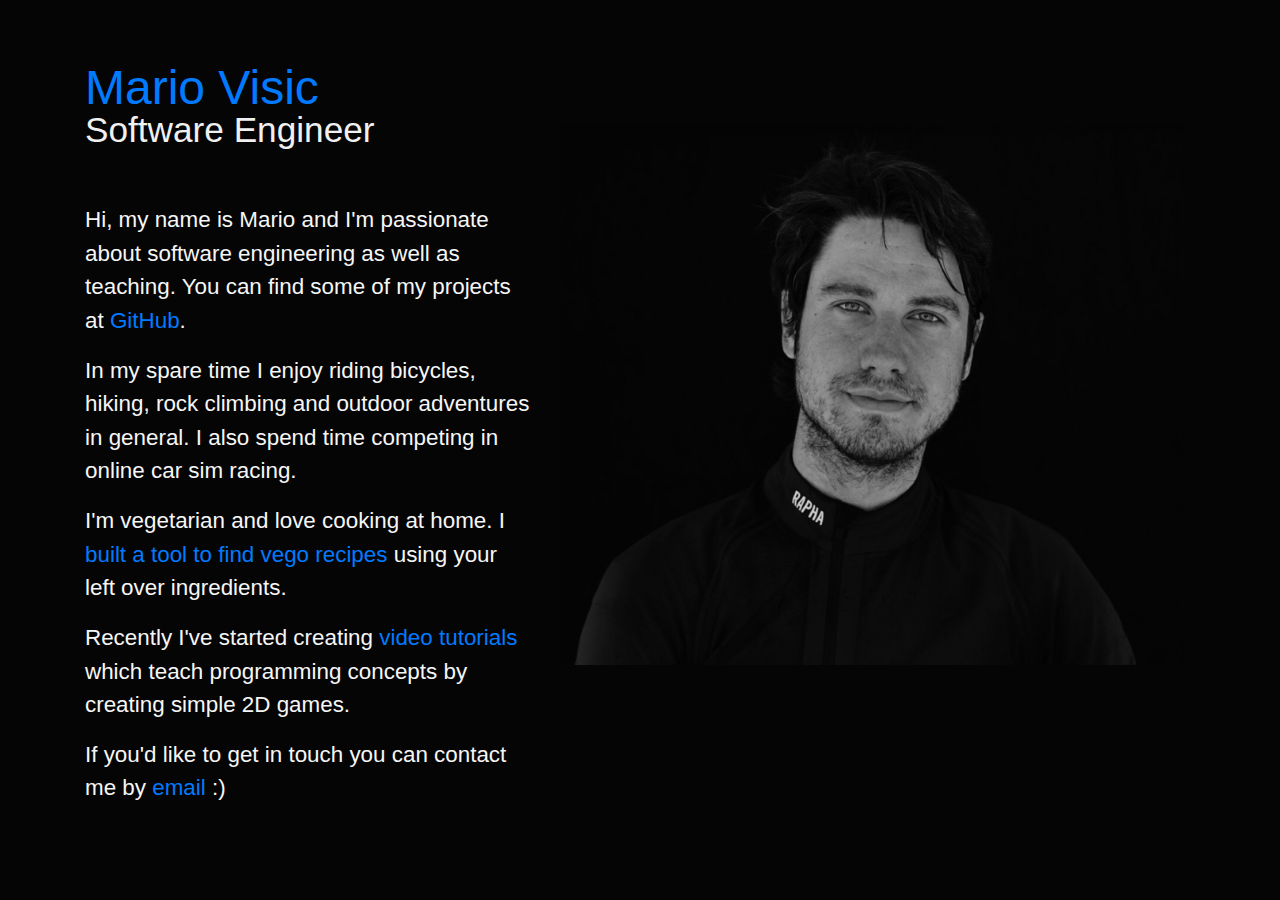
<file: index.html>
<!doctype html>
<html lang="en">
  <head>
    <meta charset="utf-8">
    <meta name="viewport" content="width=device-width, initial-scale=1, shrink-to-fit=no">

    <link href="css/bootstrap.min.css" rel="stylesheet">
    <link href="css/default.css" rel="stylesheet">

    <script async src="https://www.googletagmanager.com/gtag/js?id=G-8R3Z3KKLGN"></script>
    <script>
      window.dataLayer = window.dataLayer || [];
      function gtag(){dataLayer.push(arguments);}
      gtag('js', new Date());

      gtag('config', 'G-8R3Z3KKLGN');
    </script>

    <title>Mario Visic</title>
  </head>
  <body>
    <div class="container container--main">
      <div class="row">
        <div class="col-12 col--headings">
          <h1 class="content--heading text-center text-md-left">Mario Visic</h1>
          <h2 class="content--subheading text-center text-md-left">Software Engineer</h2>
        </div>
        <div class="col-md-5 order-2 order-md-1">
          <p class="content--main">Hi, my name is Mario and I'm passionate about software engineering</a> as well as teaching. You can find some of my projects at <a href="https://github.com/mariovisic">GitHub</a>.</p>
          <p class="content--main">In my spare time I enjoy riding bicycles, hiking, rock climbing and outdoor adventures in general. I also spend time competing in online car sim racing.</p>
          <p class="content--main">I'm vegetarian and love cooking at home. I <a href="https://recipes.mariovisic.com/">built a tool to find vego recipes</a> using your left over ingredients.</p>
          <p class="content--main">Recently I've started creating <a href="https://youtube.mariovisic.com/">video tutorials</a> which teach programming concepts by creating simple 2D games.</p>
          <p class="content--main">If you'd like to get in touch you can contact me by <a href="mailto:mario@mariovisic.com">email</a> :)</p>
        </div>
        <div class="col-md-7 order-1 order-md-1">
          <div class="portrait"></div>
        </div>
      </div>
    </div>
  </body>
</html>
</file>
<file: css/default.css>
html, body {
  color: #f6f6f6;
  background: #050505;
}

.col--headings {
  margin-bottom: 3em;
}

.container--main {
  margin-top: 4em;
}

.content--main {
  font-size: 1.4em;
}

.content--heading {
  color: #007bff;
  font-size: 3em;
  font-weight: normal;
  margin: 0;
  line-height: 1em;
}

.content--subheading {
  color: #f0f0f0;
  font-size: 2.2em;
  font-weight: normal;
  line-height: 1em
}

.portrait {
  background: url('../img/portrait.jpg');
  background-position: right 10px top 10px;
  background-size: 100%;
  background-repeat: no-repeat;
  min-height: 325px;
  margin-bottom: 2em;
}

/* Medium viewport and up */
@media (min-width: 768px) {
  .portrait  {
    min-height: 550px;
    margin-top: -1.5em;
  }
}

/* Extra Large viewport */
@media (min-width: 1200px) {
  .portrait  {
    margin-top: -5.5em;
  }
}
</file>
